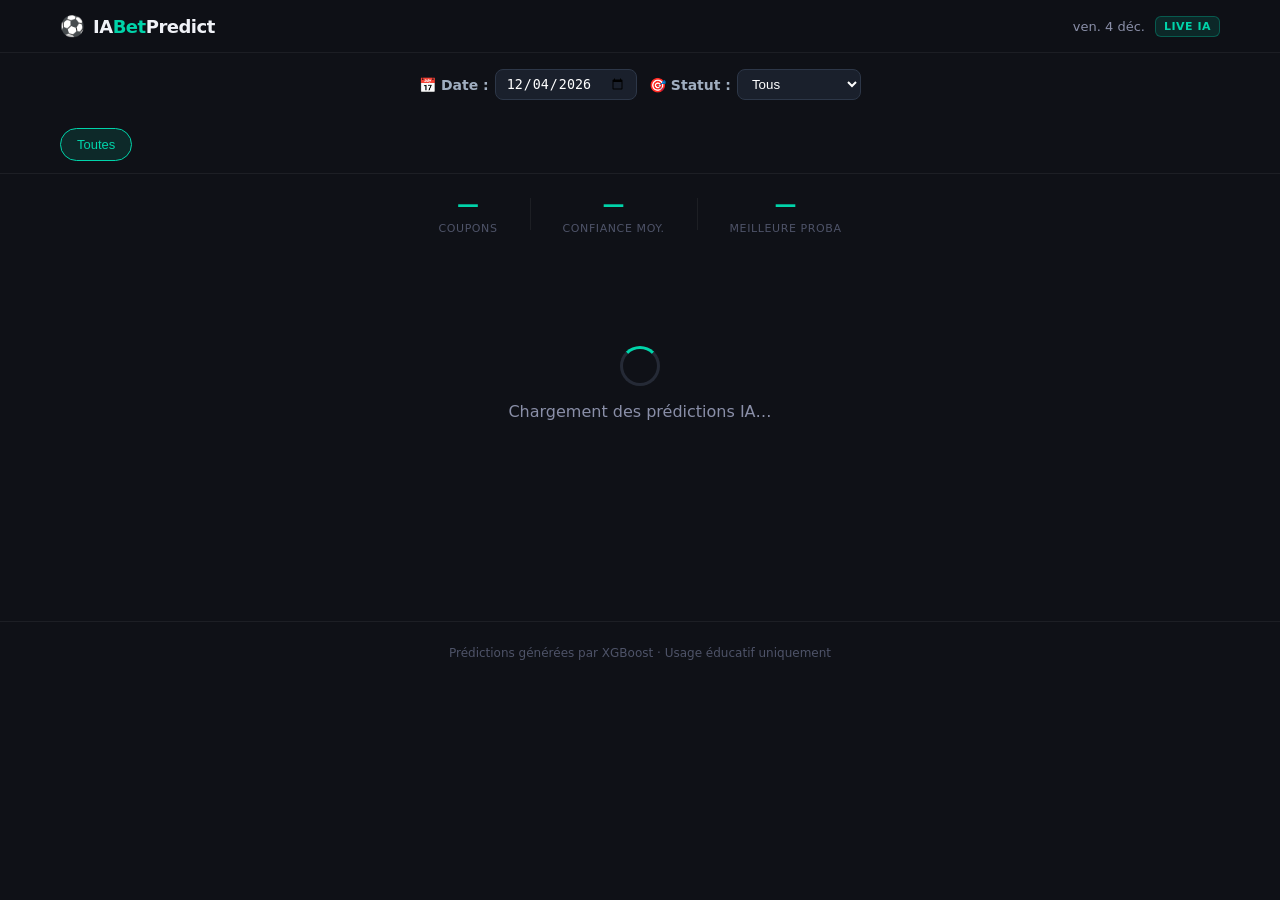
<file: index.html>
<!DOCTYPE html>
<html lang="fr">
<head>
  <meta charset="UTF-8" />
  <meta name="viewport" content="width=device-width, initial-scale=1.0" />
  <meta name="theme-color" content="#0f1117" />
  <meta name="description" content="Prédictions football par IA — Coupons du jour" />

  <!-- PWA & Icônes -->
  <link rel="manifest" href="manifest.json" />
  <link rel="icon" type="image/x-icon" href="favicon.ico" />
  
  <!-- Icônes pour Android (Chrome) -->
  <link rel="icon" type="image/png" sizes="192x192" href="icons/icon-192.png" />
  <link rel="icon" type="image/png" sizes="512x512" href="icons/icon-512.png" />

  <!-- Icône pour iOS (Safari) -->
  <link rel="apple-touch-icon" sizes="180x180" href="icons/icon-192.png" />

  <title>IA-BetPredict</title>
  <link rel="stylesheet" href="style.css" />
</head>
<body>

  <!-- HEADER -->
  <header class="header">
    <div class="header-inner">
      <div class="logo">
        <span class="logo-icon">⚽</span>
        <span class="logo-text">IA<span class="logo-accent">Bet</span>Predict</span>
      </div>
      <div class="header-meta">
        <span id="today-label" class="today-label"></span>
        <span class="badge-live">LIVE IA</span>
      </div>
    </div>
  </header>

  <!-- FILTRES DATE & STATUT -->
  <section class="date-status-bar" style="display:flex; justify-content:center; gap:12px; margin: 16px 0; padding:0 12px; flex-wrap:wrap;">
    <div style="display:flex; align-items:center; gap:6px;">
      <label for="date-select" style="font-size:14px; font-weight:600; color:#a0aec0;">📅 Date :</label>
      <input type="date" id="date-select" style="background:#1a202c; color:#fff; border:1px solid #2d3748; padding:6px 10px; border-radius:8px; outline:none;" />
    </div>

    <div style="display:flex; align-items:center; gap:6px;">
      <label for="status-filter" style="font-size:14px; font-weight:600; color:#a0aec0;">🎯 Statut :</label>
      <select id="status-filter" style="background:#1a202c; color:#fff; border:1px solid #2d3748; padding:6px 10px; border-radius:8px; outline:none;">
        <option value="">Tous</option>
        <option value="En attente">En attente ⏳</option>
        <option value="Gagné">Gagné 🟢</option>
        <option value="Perdu">Perdu 🔴</option>
      </select>
    </div>
  </section>

  <!-- FILTRES DE LIGUES -->
  <section class="filters">
    <div class="filters-inner" id="filters-container">
      <button class="filter-btn active" data-league="all">Toutes</button>
    </div>
  </section>

  <!-- STATS BAR -->
  <section class="stats-bar">
    <div class="stat">
      <span class="stat-value" id="stat-total">—</span>
      <span class="stat-label">Coupons</span>
    </div>
    <div class="stat-divider"></div>
    <div class="stat">
      <span class="stat-value" id="stat-avg">—</span>
      <span class="stat-label">Confiance moy.</span>
    </div>
    <div class="stat-divider"></div>
    <div class="stat">
      <span class="stat-value" id="stat-best">—</span>
      <span class="stat-label">Meilleure proba</span>
    </div>
  </section>

  <!-- COUPONS GRID -->
  <main class="main">
    <div id="loading" class="loading-state">
      <div class="spinner"></div>
      <p>Chargement des prédictions IA…</p>
    </div>
    <div id="empty" class="empty-state" style="display:none">
      <p class="empty-icon">🔍</p>
      <p>Aucun coupon trouvé pour cette sélection.</p>
      <p class="empty-sub">Essaie de changer la date ou le filtre de statut.</p>
    </div>
    <div id="error-state" class="empty-state" style="display:none">
      <p class="empty-icon">⚠️</p>
      <p class="error-msg">Impossible de joindre l'API.</p>
      <p class="empty-sub">Vérifie que le backend est démarré et que l'URL est correcte.</p>
    </div>
    <div id="coupons-grid" class="coupons-grid" style="display:none"></div>
  </main>

  <!-- FOOTER -->
  <footer class="footer">
    <p>Prédictions générées par XGBoost · Usage éducatif uniquement</p>
  </footer>

  <script>window.ENV_API_BASE = "https://plateforme-de-prediction-sportive-ia.onrender.com";</script>
  <script src="app.js"></script>
</body>
</html>
</file>
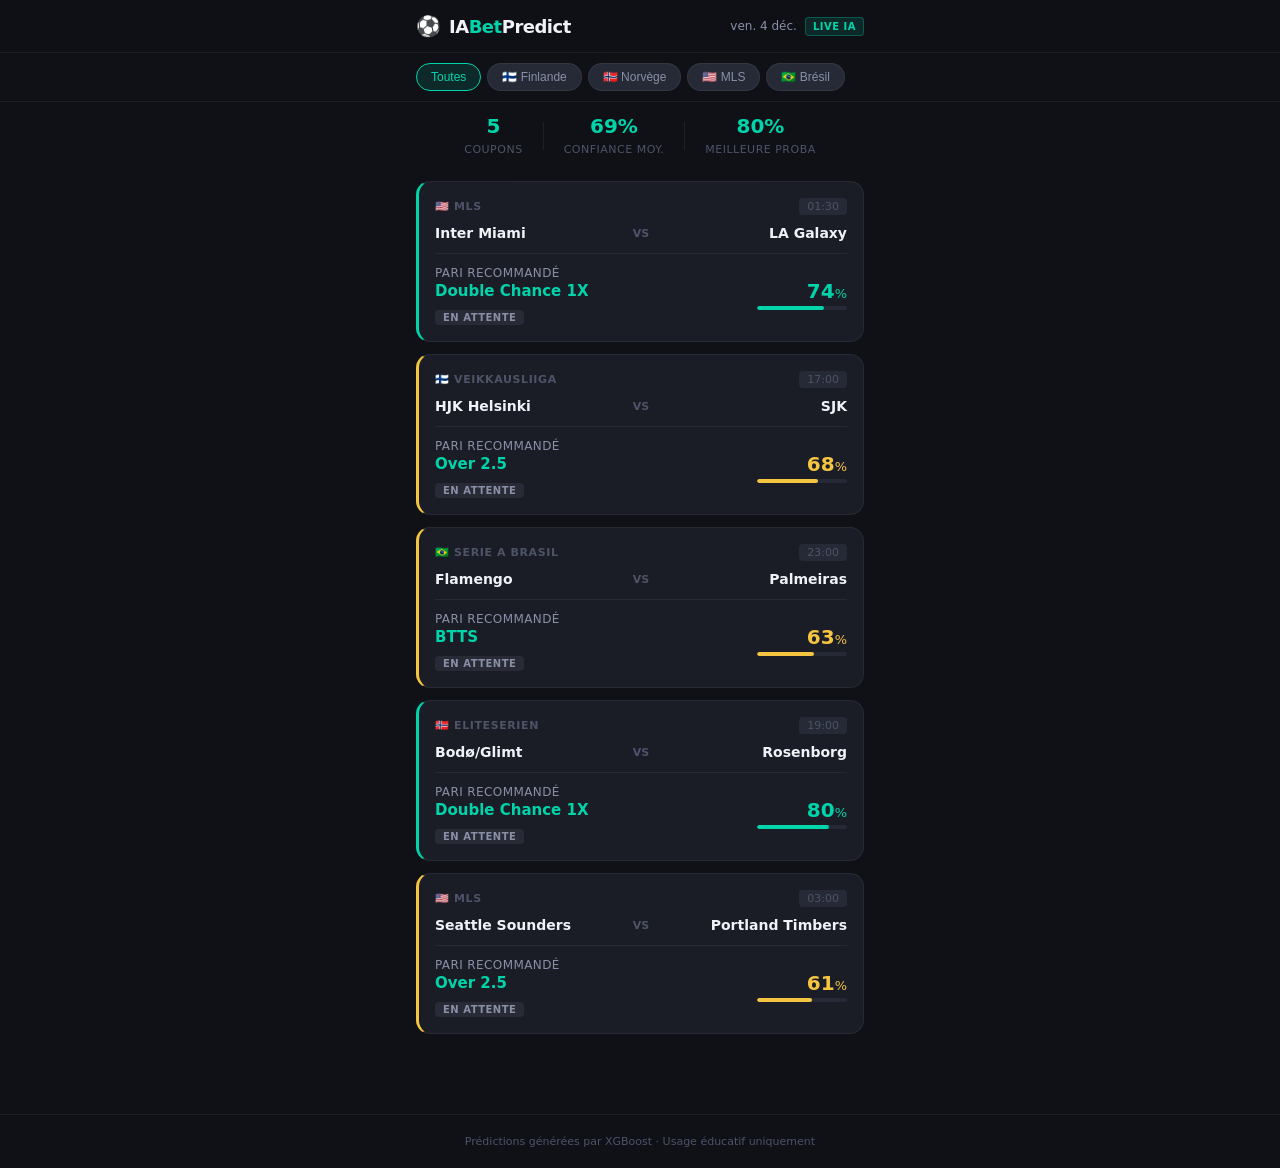
<file: ia_betpredict/frontend/index.html>
<!DOCTYPE html>
<html lang="fr">
<head>
  <meta charset="UTF-8" />
  <meta name="viewport" content="width=device-width, initial-scale=1.0" />
  <meta name="theme-color" content="#0f1117" />
  <meta name="description" content="Prédictions football par IA — Coupons du jour" />

  <!-- PWA -->
  <link rel="manifest" href="manifest.json" />
  <link rel="apple-touch-icon" href="icons/icon-192.png" />

  <title>IA-BetPredict</title>
  <link rel="stylesheet" href="style.css" />
</head>
<body>

  <!-- HEADER -->
  <header class="header">
    <div class="header-inner">
      <div class="logo">
        <span class="logo-icon">⚽</span>
        <span class="logo-text">IA<span class="logo-accent">Bet</span>Predict</span>
      </div>
      <div class="header-meta">
        <span id="today-label" class="today-label"></span>
        <span class="badge-live">LIVE IA</span>
      </div>
    </div>
  </header>

  <!-- FILTRES -->
  <section class="filters">
    <div class="filters-inner">
      <button class="filter-btn active" data-league="all">Toutes</button>
      <button class="filter-btn" data-league="Veikkausliiga">🇫🇮 Finlande</button>
      <button class="filter-btn" data-league="Eliteserien">🇳🇴 Norvège</button>
      <button class="filter-btn" data-league="MLS">🇺🇸 MLS</button>
      <button class="filter-btn" data-league="Serie A Brasil">🇧🇷 Brésil</button>
    </div>
  </section>

  <!-- STATS BAR -->
  <section class="stats-bar">
    <div class="stat">
      <span class="stat-value" id="stat-total">—</span>
      <span class="stat-label">Coupons</span>
    </div>
    <div class="stat-divider"></div>
    <div class="stat">
      <span class="stat-value" id="stat-avg">—</span>
      <span class="stat-label">Confiance moy.</span>
    </div>
    <div class="stat-divider"></div>
    <div class="stat">
      <span class="stat-value" id="stat-best">—</span>
      <span class="stat-label">Meilleure proba</span>
    </div>
  </section>

  <!-- COUPONS GRID -->
  <main class="main">
    <div id="loading" class="loading-state">
      <div class="spinner"></div>
      <p>Chargement des prédictions IA…</p>
    </div>
    <div id="empty" class="empty-state" style="display:none">
      <p class="empty-icon">🔍</p>
      <p>Aucun coupon éligible pour aujourd'hui.</p>
      <p class="empty-sub">Les seuils de confiance n'ont pas été atteints.</p>
    </div>
    <div id="coupons-grid" class="coupons-grid" style="display:none"></div>
  </main>

  <!-- FOOTER -->
  <footer class="footer">
    <p>Prédictions générées par XGBoost · Usage éducatif uniquement</p>
  </footer>

  <script src="app.js"></script>
</body>
</html>
</file>
<file: style.css>
/* ===================================================
   IA-BetPredict — Design System Hybride (PWA / Mobile / Desktop)
   Inspiration : Interfaces bookmakers modernes (Dark Mode)
   =================================================== */

:root {
  --bg-base:       #0f1117;
  --bg-card:       #1a1d26;
  --bg-card-hover: #20242f;
  --bg-chip:       #252a36;

  --accent:        #00d4aa;
  --accent-dim:    rgba(0, 212, 170, 0.12);
  --accent-mid:    rgba(0, 212, 170, 0.35);

  --gold:          #f5c542;
  --gold-dim:      rgba(245, 197, 66, 0.12);

  --danger:        #ff4d6d;
  --warn:          #ff9f43;

  --text-primary:  #f0f2f7;
  --text-secondary:#8a8fa8;
  --text-muted:    #4e5368;

  --border:        rgba(255,255,255,0.06);
  --border-accent: rgba(0, 212, 170, 0.30);

  --radius-card:   14px;
  --radius-chip:   8px;
  --radius-btn:    20px;

  --font: 'Segoe UI', system-ui, -apple-system, sans-serif;

  /* Conteneur fluide hybride */
  --max-width:     1200px;
}

/* Reset de base */
*, *::before, *::after { 
  box-sizing: border-box; 
  margin: 0; 
  padding: 0; 
}

body {
  font-family: var(--font);
  background: var(--bg-base);
  color: var(--text-primary);
  min-height: 100dvh;
  -webkit-font-smoothing: antialiased;
}

/* ── HEADER (Fixe en haut) ── */
.header {
  position: sticky;
  top: 0;
  z-index: 100;
  background: rgba(15, 17, 23, 0.92);
  backdrop-filter: blur(12px);
  -webkit-backdrop-filter: blur(12px);
  border-bottom: 1px solid var(--border);
}
.header-inner {
  max-width: var(--max-width);
  margin: 0 auto;
  padding: 14px 20px;
  display: flex;
  align-items: center;
  justify-content: space-between;
}
.logo { display: flex; align-items: center; gap: 8px; }
.logo-icon { font-size: 20px; }
.logo-text {
  font-size: 18px;
  font-weight: 700;
  letter-spacing: -0.5px;
  color: var(--text-primary);
}
.logo-accent { color: var(--accent); }

.header-meta { display: flex; align-items: center; gap: 10px; }
.today-label { font-size: 13px; color: var(--text-secondary); }
.badge-live {
  font-size: 11px;
  font-weight: 700;
  letter-spacing: 0.5px;
  background: var(--accent-dim);
  color: var(--accent);
  border: 1px solid var(--border-accent);
  padding: 3px 8px;
  border-radius: 6px;
}

/* ── FILTRES (Défilants sur mobile & PC) ── */
.filters {
  background: var(--bg-base);
  border-bottom: 1px solid var(--border);
}
.filters-inner {
  display: flex;
  gap: 8px;
  padding: 12px 20px;
  max-width: var(--max-width);
  margin: 0 auto;
  overflow-x: auto;
  scrollbar-width: none; /* Firefox */
}
.filters-inner::-webkit-scrollbar { display: none; } /* Chrome/Safari */

.filter-btn {
  background: var(--bg-chip);
  border: 1px solid var(--border);
  color: var(--text-secondary);
  font-size: 13px;
  font-weight: 500;
  padding: 8px 16px;
  border-radius: var(--radius-btn);
  cursor: pointer;
  transition: all 0.2s ease;
  white-space: nowrap;
  user-select: none;
}
.filter-btn:hover { 
  border-color: var(--accent-mid); 
  color: var(--text-primary); 
  transform: translateY(-1px);
}
.filter-btn.active {
  background: var(--accent-dim);
  border-color: var(--accent);
  color: var(--accent);
}

/* ── STATS BAR ── */
.stats-bar {
  display: flex;
  align-items: center;
  justify-content: center;
  gap: 32px;
  padding: 18px 20px;
  max-width: var(--max-width);
  margin: 0 auto;
}
.stat { text-align: center; }
.stat-value { 
  display: block; 
  font-size: 22px; 
  font-weight: 800; 
  color: var(--accent); 
}
.stat-label { 
  font-size: 11px; 
  color: var(--text-muted); 
  text-transform: uppercase; 
  letter-spacing: 0.6px; 
  margin-top: 2px;
}
.stat-divider { width: 1px; height: 32px; background: var(--border); }

/* ── MAIN CONTENT ── */
.main {
  max-width: var(--max-width);
  margin: 0 auto;
  padding: 12px 20px 80px;
}

/* ÉTATS : Chargement, Vide, Erreur */
.loading-state, .empty-state {
  text-align: center;
  padding: 80px 20px;
  color: var(--text-secondary);
}
.loading-state {
  display: flex;
  flex-direction: column;
  align-items: center;
  gap: 16px;
}
.spinner {
  width: 40px; 
  height: 40px;
  border: 3px solid var(--bg-chip);
  border-top-color: var(--accent);
  border-radius: 50%;
  animation: spin 0.8s linear infinite;
}
@keyframes spin { to { transform: rotate(360deg); } }

.empty-icon { font-size: 48px; margin-bottom: 12px; }
.empty-sub { font-size: 14px; color: var(--text-muted); margin-top: 6px; }
.error-msg { font-weight: 600; color: #f87171; margin-top: 8px; }

/* ── GRILLE DE COUPONS RESPONSIVE (1 col Mobile / 2 col Tablette / 3 col PC) ── */
.coupons-grid { 
  display: grid;
  grid-template-columns: 1fr;
  gap: 16px; 
}

@media (min-width: 640px) {
  .coupons-grid {
    grid-template-columns: repeat(2, 1fr);
  }
}

@media (min-width: 1024px) {
  .coupons-grid {
    grid-template-columns: repeat(3, 1fr);
  }
}

/* ── CARTE COUPON ── */
.coupon-card {
  background: var(--bg-card);
  border: 1px solid var(--border);
  border-radius: var(--radius-card);
  padding: 18px;
  transition: border-color 0.2s, background 0.2s, transform 0.2s;
  position: relative;
  overflow: hidden;
  display: flex;
  flex-direction: column;
  justify-content: space-between;
}
.coupon-card::before {
  content: '';
  position: absolute;
  top: 0; left: 0; right: 0;
  height: 3px;
  background: var(--accent);
  opacity: 0;
  transition: opacity 0.2s;
}
.coupon-card:hover {
  background: var(--bg-card-hover);
  border-color: var(--border-accent);
  transform: translateY(-3px);
}
.coupon-card:hover::before { opacity: 1; }

/* Indicateur latéral de niveau de confiance */
.coupon-card.tier-high { border-left: 4px solid var(--accent); }
.coupon-card.tier-mid  { border-left: 4px solid var(--gold); }

/* En-tête de la carte */
.coupon-header {
  display: flex;
  align-items: center;
  justify-content: space-between;
  margin-bottom: 12px;
}
.league-badge {
  font-size: 11px;
  font-weight: 700;
  color: var(--text-muted);
  text-transform: uppercase;
  letter-spacing: 0.6px;
  display: flex;
  align-items: center;
  gap: 6px;
}
.match-time {
  font-size: 11px;
  color: var(--text-muted);
  background: var(--bg-chip);
  padding: 3px 8px;
  border-radius: 4px;
}

/* Équipes */
.teams-row {
  display: flex;
  align-items: center;
  justify-content: space-between;
  margin-bottom: 14px;
  gap: 12px;
}
.team-name {
  font-size: 15px;
  font-weight: 600;
  color: var(--text-primary);
  flex: 1;
}
.team-name.away { text-align: right; }
.vs-label {
  font-size: 11px;
  color: var(--text-muted);
  font-weight: 800;
  padding: 2px 6px;
}

/* Séparateur & Live */
.coupon-divider {
  height: 1px;
  background: var(--border);
  margin-bottom: 14px;
}
.live-badge { 
  color: #ff4d4d; 
  font-weight: 700; 
  font-size: 12px; 
  animation: pulse 2s infinite; 
}
@keyframes pulse { 
  0% { opacity: 1; } 
  50% { opacity: 0.4; } 
  100% { opacity: 1; } 
}

/* Zone de Prédiction & Jauge */
.prediction-row {
  display: flex;
  align-items: flex-end;
  justify-content: space-between;
}
.prediction-label {
  font-size: 11px;
  color: var(--text-secondary);
  text-transform: uppercase;
  letter-spacing: 0.5px;
}
.prediction-type {
  font-size: 16px;
  font-weight: 700;
  color: var(--accent);
  margin-top: 3px;
}

/* Taux et Jauge de confiance */
.confidence-block { text-align: right; }
.confidence-pct {
  font-size: 22px;
  font-weight: 800;
  color: var(--text-primary);
  line-height: 1;
}
.confidence-pct.high { color: var(--accent); }
.confidence-pct.mid  { color: var(--gold); }

.confidence-bar-track {
  width: 90px;
  height: 5px;
  background: var(--bg-chip);
  border-radius: 3px;
  margin-top: 6px;
  margin-left: auto;
  overflow: hidden;
}
.confidence-bar-fill {
  height: 100%;
  border-radius: 3px;
  background: var(--accent);
  transition: width 0.8s cubic-bezier(0.4, 0, 0.2, 1);
}
.confidence-bar-fill.mid { background: var(--gold); }

/* Badges de Statut (Gagné, En attente, Perdu) */
.status-badge {
  display: inline-block;
  font-size: 10px;
  font-weight: 700;
  padding: 3px 8px;
  border-radius: 4px;
  margin-top: 8px;
  text-transform: uppercase;
  letter-spacing: 0.5px;
}
.status-badge.attente  { background: rgba(138, 143, 168, 0.12); color: var(--text-secondary); }
.status-badge.gagne    { background: rgba(0, 212, 170, 0.15);   color: var(--accent); }
.status-badge.perdu    { background: rgba(255, 77, 109, 0.15);  color: var(--danger); }
.status-badge.annule   { background: rgba(255, 159, 67, 0.15);  color: var(--warn); }

/* ── FOOTER ── */
.footer {
  text-align: center;
  padding: 24px;
  font-size: 12px;
  color: var(--text-muted);
  border-top: 1px solid var(--border);
  margin-top: 40px;
}
</file>
<file: ia_betpredict/frontend/style.css>
/* ===================================================
   IA-BetPredict — Design System
   Inspiration : interfaces bookmakers modernes (dark)
   =================================================== */

:root {
  --bg-base:       #0f1117;
  --bg-card:       #1a1d26;
  --bg-card-hover: #20242f;
  --bg-chip:       #252a36;

  --accent:        #00d4aa;
  --accent-dim:    rgba(0, 212, 170, 0.12);
  --accent-mid:    rgba(0, 212, 170, 0.35);

  --gold:          #f5c542;
  --gold-dim:      rgba(245, 197, 66, 0.12);

  --danger:        #ff4d6d;
  --warn:          #ff9f43;

  --text-primary:  #f0f2f7;
  --text-secondary:#8a8fa8;
  --text-muted:    #4e5368;

  --border:        rgba(255,255,255,0.06);
  --border-accent: rgba(0, 212, 170, 0.30);

  --radius-card:   14px;
  --radius-chip:   8px;
  --radius-btn:    20px;

  --font: 'Segoe UI', system-ui, -apple-system, sans-serif;
}

/* Reset */
*, *::before, *::after { box-sizing: border-box; margin: 0; padding: 0; }

body {
  font-family: var(--font);
  background: var(--bg-base);
  color: var(--text-primary);
  min-height: 100dvh;
  -webkit-font-smoothing: antialiased;
}

/* ── HEADER ── */
.header {
  position: sticky;
  top: 0;
  z-index: 100;
  background: rgba(15,17,23,0.92);
  backdrop-filter: blur(12px);
  border-bottom: 1px solid var(--border);
}
.header-inner {
  max-width: 480px;
  margin: 0 auto;
  padding: 14px 16px;
  display: flex;
  align-items: center;
  justify-content: space-between;
}
.logo { display: flex; align-items: center; gap: 8px; }
.logo-icon { font-size: 20px; }
.logo-text {
  font-size: 18px;
  font-weight: 700;
  letter-spacing: -0.5px;
  color: var(--text-primary);
}
.logo-accent { color: var(--accent); }

.header-meta { display: flex; align-items: center; gap: 8px; }
.today-label { font-size: 12px; color: var(--text-secondary); }
.badge-live {
  font-size: 10px;
  font-weight: 700;
  letter-spacing: 0.5px;
  background: var(--accent-dim);
  color: var(--accent);
  border: 1px solid var(--border-accent);
  padding: 3px 7px;
  border-radius: 4px;
}

/* ── FILTRES ── */
.filters {
  background: var(--bg-base);
  border-bottom: 1px solid var(--border);
  overflow-x: auto;
  scrollbar-width: none;
}
.filters::-webkit-scrollbar { display: none; }
.filters-inner {
  display: flex;
  gap: 6px;
  padding: 10px 16px;
  max-width: 480px;
  margin: 0 auto;
  white-space: nowrap;
}
.filter-btn {
  background: var(--bg-chip);
  border: 1px solid var(--border);
  color: var(--text-secondary);
  font-size: 12px;
  font-weight: 500;
  padding: 6px 14px;
  border-radius: var(--radius-btn);
  cursor: pointer;
  transition: all 0.18s;
  white-space: nowrap;
}
.filter-btn:hover { border-color: var(--accent-mid); color: var(--text-primary); }
.filter-btn.active {
  background: var(--accent-dim);
  border-color: var(--accent);
  color: var(--accent);
}

/* ── STATS BAR ── */
.stats-bar {
  display: flex;
  align-items: center;
  justify-content: center;
  gap: 20px;
  padding: 12px 16px;
  max-width: 480px;
  margin: 0 auto;
}
.stat { text-align: center; }
.stat-value { display: block; font-size: 20px; font-weight: 700; color: var(--accent); }
.stat-label { font-size: 11px; color: var(--text-muted); text-transform: uppercase; letter-spacing: 0.5px; }
.stat-divider { width: 1px; height: 28px; background: var(--border); }

/* ── MAIN ── */
.main {
  max-width: 480px;
  margin: 0 auto;
  padding: 12px 16px 80px;
}

/* Loading */
.loading-state {
  display: flex;
  flex-direction: column;
  align-items: center;
  gap: 16px;
  padding: 60px 0;
  color: var(--text-secondary);
}
.spinner {
  width: 36px; height: 36px;
  border: 3px solid var(--bg-chip);
  border-top-color: var(--accent);
  border-radius: 50%;
  animation: spin 0.7s linear infinite;
}
@keyframes spin { to { transform: rotate(360deg); } }

/* Empty */
.empty-state {
  text-align: center;
  padding: 60px 0;
  color: var(--text-secondary);
}
.empty-icon { font-size: 40px; margin-bottom: 12px; }
.empty-sub { font-size: 13px; color: var(--text-muted); margin-top: 6px; }

/* ── GRID COUPONS ── */
.coupons-grid { display: flex; flex-direction: column; gap: 12px; }

/* ── COUPON CARD ── */
.coupon-card {
  background: var(--bg-card);
  border: 1px solid var(--border);
  border-radius: var(--radius-card);
  padding: 16px;
  transition: border-color 0.2s, background 0.2s;
  position: relative;
  overflow: hidden;
}
.coupon-card::before {
  content: '';
  position: absolute;
  top: 0; left: 0; right: 0;
  height: 2px;
  background: var(--accent);
  opacity: 0;
  transition: opacity 0.2s;
}
.coupon-card:hover {
  background: var(--bg-card-hover);
  border-color: var(--border-accent);
}
.coupon-card:hover::before { opacity: 1; }

/* Tier de confiance */
.coupon-card.tier-high  { border-left: 3px solid var(--accent); }
.coupon-card.tier-mid   { border-left: 3px solid var(--gold); }

/* Header carte */
.coupon-header {
  display: flex;
  align-items: center;
  justify-content: space-between;
  margin-bottom: 10px;
}
.league-badge {
  font-size: 11px;
  font-weight: 600;
  color: var(--text-muted);
  text-transform: uppercase;
  letter-spacing: 0.6px;
  display: flex;
  align-items: center;
  gap: 4px;
}
.match-time {
  font-size: 11px;
  color: var(--text-muted);
  background: var(--bg-chip);
  padding: 2px 8px;
  border-radius: 4px;
}

/* Équipes */
.teams-row {
  display: flex;
  align-items: center;
  justify-content: space-between;
  margin-bottom: 12px;
}
.team-name {
  font-size: 14px;
  font-weight: 600;
  color: var(--text-primary);
  flex: 1;
}
.team-name.away { text-align: right; }
.vs-label {
  font-size: 11px;
  color: var(--text-muted);
  font-weight: 700;
  padding: 0 10px;
}

/* Séparateur */
.coupon-divider {
  height: 1px;
  background: var(--border);
  margin-bottom: 12px;
}

/* Prédiction */
.prediction-row {
  display: flex;
  align-items: center;
  justify-content: space-between;
}
.prediction-label {
  font-size: 12px;
  color: var(--text-secondary);
  text-transform: uppercase;
  letter-spacing: 0.4px;
}
.prediction-type {
  font-size: 15px;
  font-weight: 700;
  color: var(--accent);
  margin-top: 2px;
}

/* Jauge de confiance */
.confidence-block { text-align: right; }
.confidence-pct {
  font-size: 20px;
  font-weight: 800;
  color: var(--text-primary);
  line-height: 1;
}
.confidence-pct.high { color: var(--accent); }
.confidence-pct.mid  { color: var(--gold); }

.confidence-bar-track {
  width: 90px;
  height: 4px;
  background: var(--bg-chip);
  border-radius: 2px;
  margin-top: 5px;
  margin-left: auto;
  overflow: hidden;
}
.confidence-bar-fill {
  height: 100%;
  border-radius: 2px;
  background: var(--accent);
  transition: width 0.6s ease;
}
.confidence-bar-fill.mid { background: var(--gold); }

/* Status badge */
.status-badge {
  display: inline-block;
  font-size: 10px;
  font-weight: 700;
  padding: 2px 8px;
  border-radius: 4px;
  margin-top: 10px;
  text-transform: uppercase;
  letter-spacing: 0.5px;
}
.status-badge.attente  { background: rgba(138,143,168,0.12); color: var(--text-secondary); }
.status-badge.gagne    { background: rgba(0,212,170,0.12);   color: var(--accent); }
.status-badge.perdu    { background: rgba(255,77,109,0.12);  color: var(--danger); }

/* ── FOOTER ── */
.footer {
  text-align: center;
  padding: 20px;
  font-size: 11px;
  color: var(--text-muted);
  border-top: 1px solid var(--border);
}
</file>
